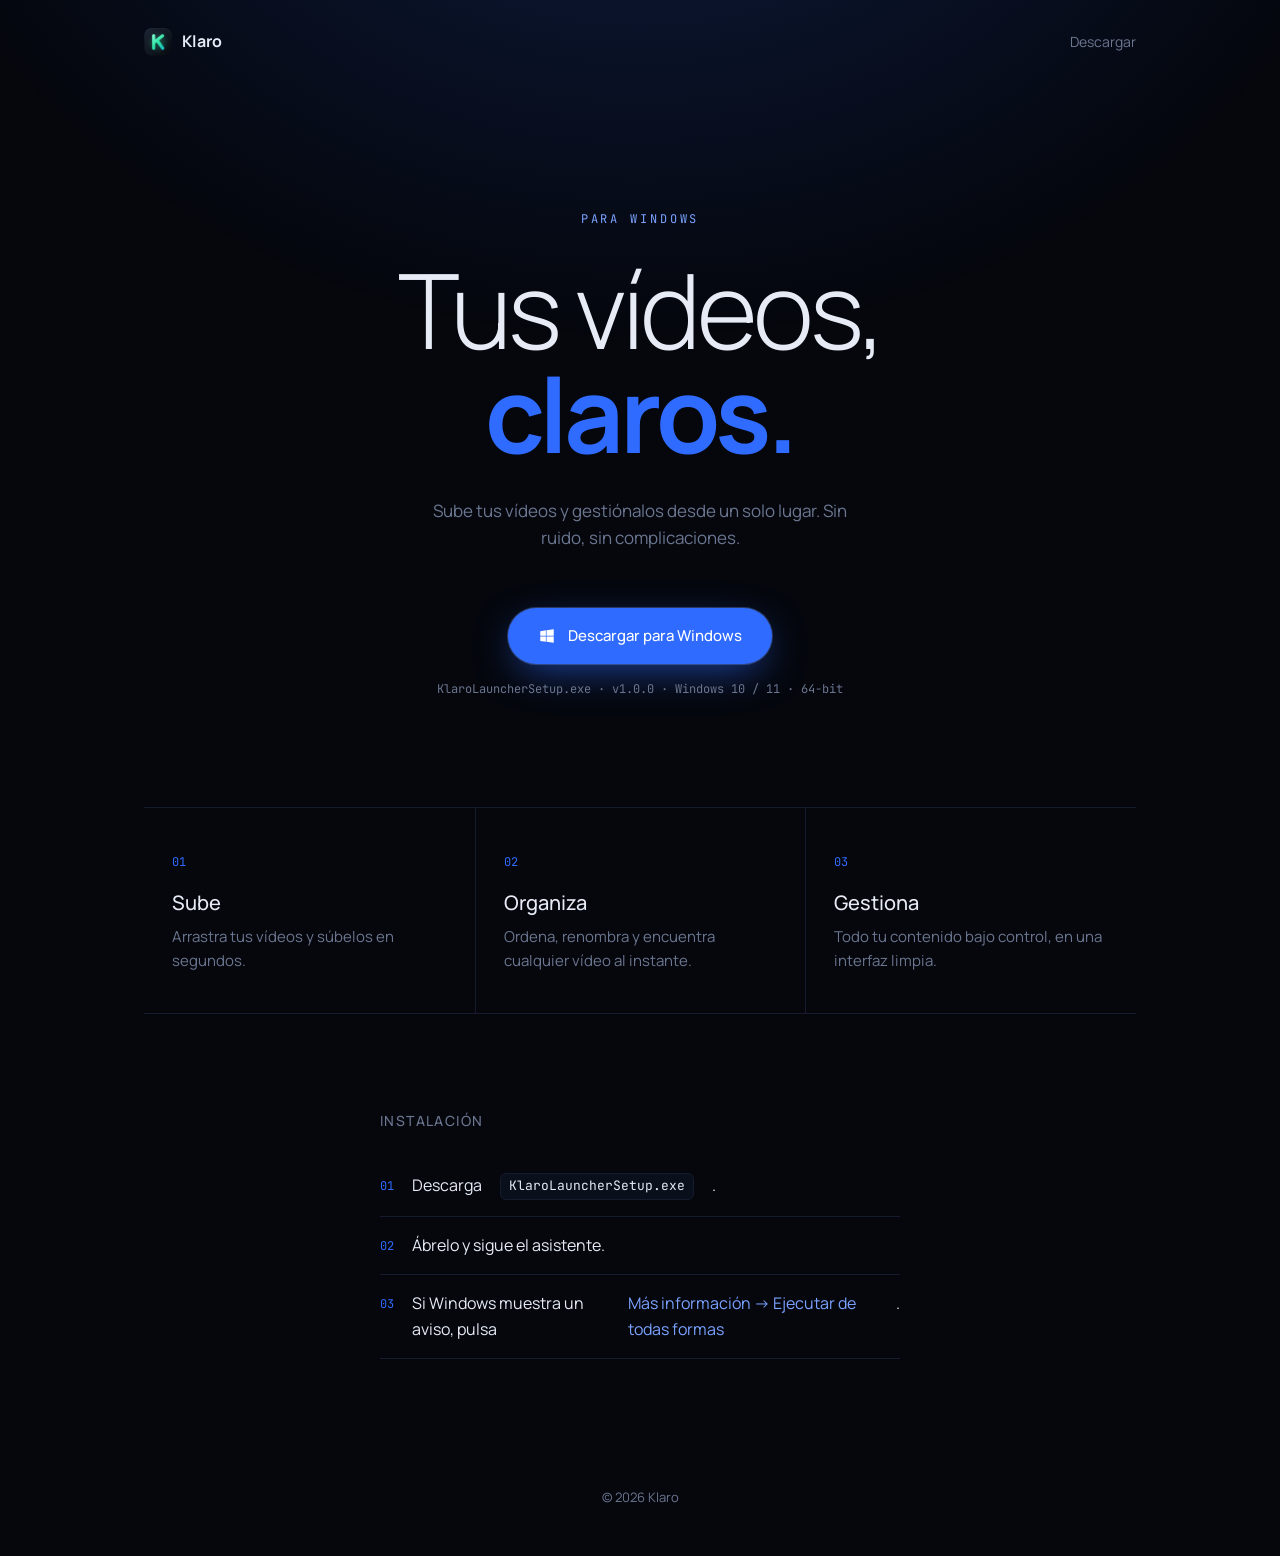
<file: index.html>
<!doctype html>
<html lang="es">
<head>
  <meta charset="utf-8" />
  <meta name="viewport" content="width=device-width, initial-scale=1" />
  <title>Klaro — Sube y gestiona tus vídeos</title>
  <meta name="description" content="Klaro es una app para Windows para subir vídeos y gestionarlos. Descarga gratis." />
  <meta name="theme-color" content="#05070d" />
  <link rel="icon" href="klaro-logo.png" type="image/png" />
  <link rel="apple-touch-icon" href="klaro-logo.png" />
  <link rel="preconnect" href="https://fonts.googleapis.com" />
  <link rel="preconnect" href="https://fonts.gstatic.com" crossorigin />
  <link href="https://fonts.googleapis.com/css2?family=Manrope:wght@300;400;500;700&family=JetBrains+Mono:wght@400&display=swap" rel="stylesheet" />
  <link rel="stylesheet" href="styles.css" />
</head>
<body>
  <div class="glow" aria-hidden="true"></div>

  <header class="nav">
    <a class="brand" href="/">
      <img src="klaro-logo.png" alt="Logo de Klaro" width="28" height="28" />
      <span>Klaro</span>
    </a>
    <a class="nav-link" href="#descargar">Descargar</a>
  </header>

  <main>
    <section class="hero">
      <p class="eyebrow">Para Windows</p>
      <h1>Tus vídeos,<br /><span>claros.</span></h1>
      <p class="lead">Sube tus vídeos y gestiónalos desde un solo lugar. Sin ruido, sin complicaciones.</p>

      <div class="cta" id="descargar">
        <a class="btn" data-download href="https://github.com/Klaro-Hub/Klaro/releases/download/v1.0.0/KlaroLauncherSetup.exe">
          <svg viewBox="0 0 24 24" width="18" height="18" aria-hidden="true"><path fill="currentColor" d="M3 5.5 10.5 4.4v7.1H3V5.5Zm0 13 7.5 1.1v-7H3v5.9Zm8.4 1.2L21 21v-8.4h-9.6v7.1Zm0-15.4v7.2H21V3l-9.6 1.3Z"/></svg>
          Descargar para Windows
        </a>
        <p class="meta">KlaroLauncherSetup.exe · v1.0.0 · Windows 10 / 11 · 64-bit</p>
      </div>
    </section>

    <section class="features">
      <article>
        <span class="num">01</span>
        <h2>Sube</h2>
        <p>Arrastra tus vídeos y súbelos en segundos.</p>
      </article>
      <article>
        <span class="num">02</span>
        <h2>Organiza</h2>
        <p>Ordena, renombra y encuentra cualquier vídeo al instante.</p>
      </article>
      <article>
        <span class="num">03</span>
        <h2>Gestiona</h2>
        <p>Todo tu contenido bajo control, en una interfaz limpia.</p>
      </article>
    </section>

    <section class="install">
      <h2>Instalación</h2>
      <ol>
        <li>Descarga <code>KlaroLauncherSetup.exe</code>.</li>
        <li>Ábrelo y sigue el asistente.</li>
        <li>Si Windows muestra un aviso, pulsa <em>Más información → Ejecutar de todas formas</em>.</li>
      </ol>
    </section>
  </main>

  <footer class="footer">
    <span>© <span id="year"></span> Klaro</span>
  </footer>

  <script>
    document.getElementById("year").textContent = new Date().getFullYear();
  </script>
</body>
</html>
</file>
<file: styles.css>
:root {
  --bg: #05070d;
  --surface: #0a0f1c;
  --line: #141c2e;
  --text: #e6ebf5;
  --muted: #6b7690;
  --blue: #2f6bff;
  --blue-soft: #7aa2ff;
}

* { box-sizing: border-box; margin: 0; padding: 0; }

html { scroll-behavior: smooth; }

body {
  min-height: 100vh;
  background: var(--bg);
  color: var(--text);
  font-family: "Manrope", system-ui, sans-serif;
  font-weight: 400;
  line-height: 1.6;
  -webkit-font-smoothing: antialiased;
  overflow-x: hidden;
}

.glow {
  position: fixed;
  inset: -30vh -20vw auto;
  height: 80vh;
  background: radial-gradient(ellipse at 50% 0%, rgba(47, 107, 255, 0.22), transparent 60%);
  pointer-events: none;
  z-index: -1;
}

a { color: inherit; text-decoration: none; }

.nav {
  display: flex;
  align-items: center;
  justify-content: space-between;
  max-width: 1040px;
  margin: 0 auto;
  padding: 28px 24px;
}

.brand { display: flex; align-items: center; gap: 10px; font-weight: 700; letter-spacing: 0.02em; }

.nav-link { font-size: 14px; color: var(--muted); transition: color .2s; }
.nav-link:hover { color: var(--text); }

main { max-width: 1040px; margin: 0 auto; padding: 0 24px; }

.hero { padding: 14vh 0 12vh; text-align: center; }

.eyebrow {
  font-family: "JetBrains Mono", monospace;
  font-size: 12px;
  letter-spacing: 0.24em;
  text-transform: uppercase;
  color: var(--blue-soft);
  margin-bottom: 28px;
}

h1 {
  font-size: clamp(48px, 9vw, 104px);
  font-weight: 300;
  line-height: 1;
  letter-spacing: -0.04em;
}
h1 span { font-weight: 700; color: var(--blue); }

.lead {
  max-width: 440px;
  margin: 32px auto 0;
  color: var(--muted);
  font-size: 17px;
}

.cta { margin-top: 56px; display: flex; flex-direction: column; align-items: center; gap: 16px; }

.btn {
  display: inline-flex;
  align-items: center;
  gap: 12px;
  padding: 16px 30px;
  border-radius: 999px;
  background: var(--blue);
  color: #fff;
  font-weight: 500;
  font-size: 15px;
  box-shadow: 0 0 0 1px rgba(122, 162, 255, .3), 0 12px 40px -10px rgba(47, 107, 255, .7);
  transition: transform .2s, box-shadow .2s, background .2s;
}
.btn:hover {
  background: #3d78ff;
  transform: translateY(-2px);
  box-shadow: 0 0 0 1px rgba(122, 162, 255, .5), 0 18px 50px -10px rgba(47, 107, 255, .9);
}
.btn:focus-visible { outline: 2px solid var(--blue-soft); outline-offset: 4px; }

.meta { font-family: "JetBrains Mono", monospace; font-size: 12px; color: var(--muted); }

.features {
  display: grid;
  grid-template-columns: repeat(3, 1fr);
  border-top: 1px solid var(--line);
  border-bottom: 1px solid var(--line);
}
.features article { padding: 40px 28px; }
.features article + article { border-left: 1px solid var(--line); }

.num { font-family: "JetBrains Mono", monospace; font-size: 12px; color: var(--blue); }
.features h2 { font-size: 20px; font-weight: 500; margin: 14px 0 6px; }
.features p { color: var(--muted); font-size: 15px; }

.install { padding: 96px 0; max-width: 520px; margin: 0 auto; }
.install h2 { font-size: 14px; font-weight: 500; color: var(--muted); letter-spacing: .1em; text-transform: uppercase; margin-bottom: 24px; }
.install ol { list-style: none; counter-reset: s; }
.install li {
  counter-increment: s;
  display: flex;
  gap: 18px;
  padding: 16px 0;
  border-bottom: 1px solid var(--line);
}
.install li::before { content: counter(s, decimal-leading-zero); font-family: "JetBrains Mono", monospace; font-size: 12px; color: var(--blue); padding-top: 4px; }
.install em { font-style: normal; color: var(--blue-soft); }

code {
  font-family: "JetBrains Mono", monospace;
  font-size: 13px;
  background: var(--surface);
  border: 1px solid var(--line);
  padding: 2px 8px;
  border-radius: 6px;
}

.footer {
  max-width: 1040px;
  margin: 0 auto;
  padding: 32px 24px 48px;
  font-size: 13px;
  color: var(--muted);
  text-align: center;
}

@media (max-width: 720px) {
  .features { grid-template-columns: 1fr; }
  .features article + article { border-left: 0; border-top: 1px solid var(--line); }
  .hero { padding: 10vh 0 9vh; }
}

.brand img { border-radius: 7px; display: block; }
</file>
